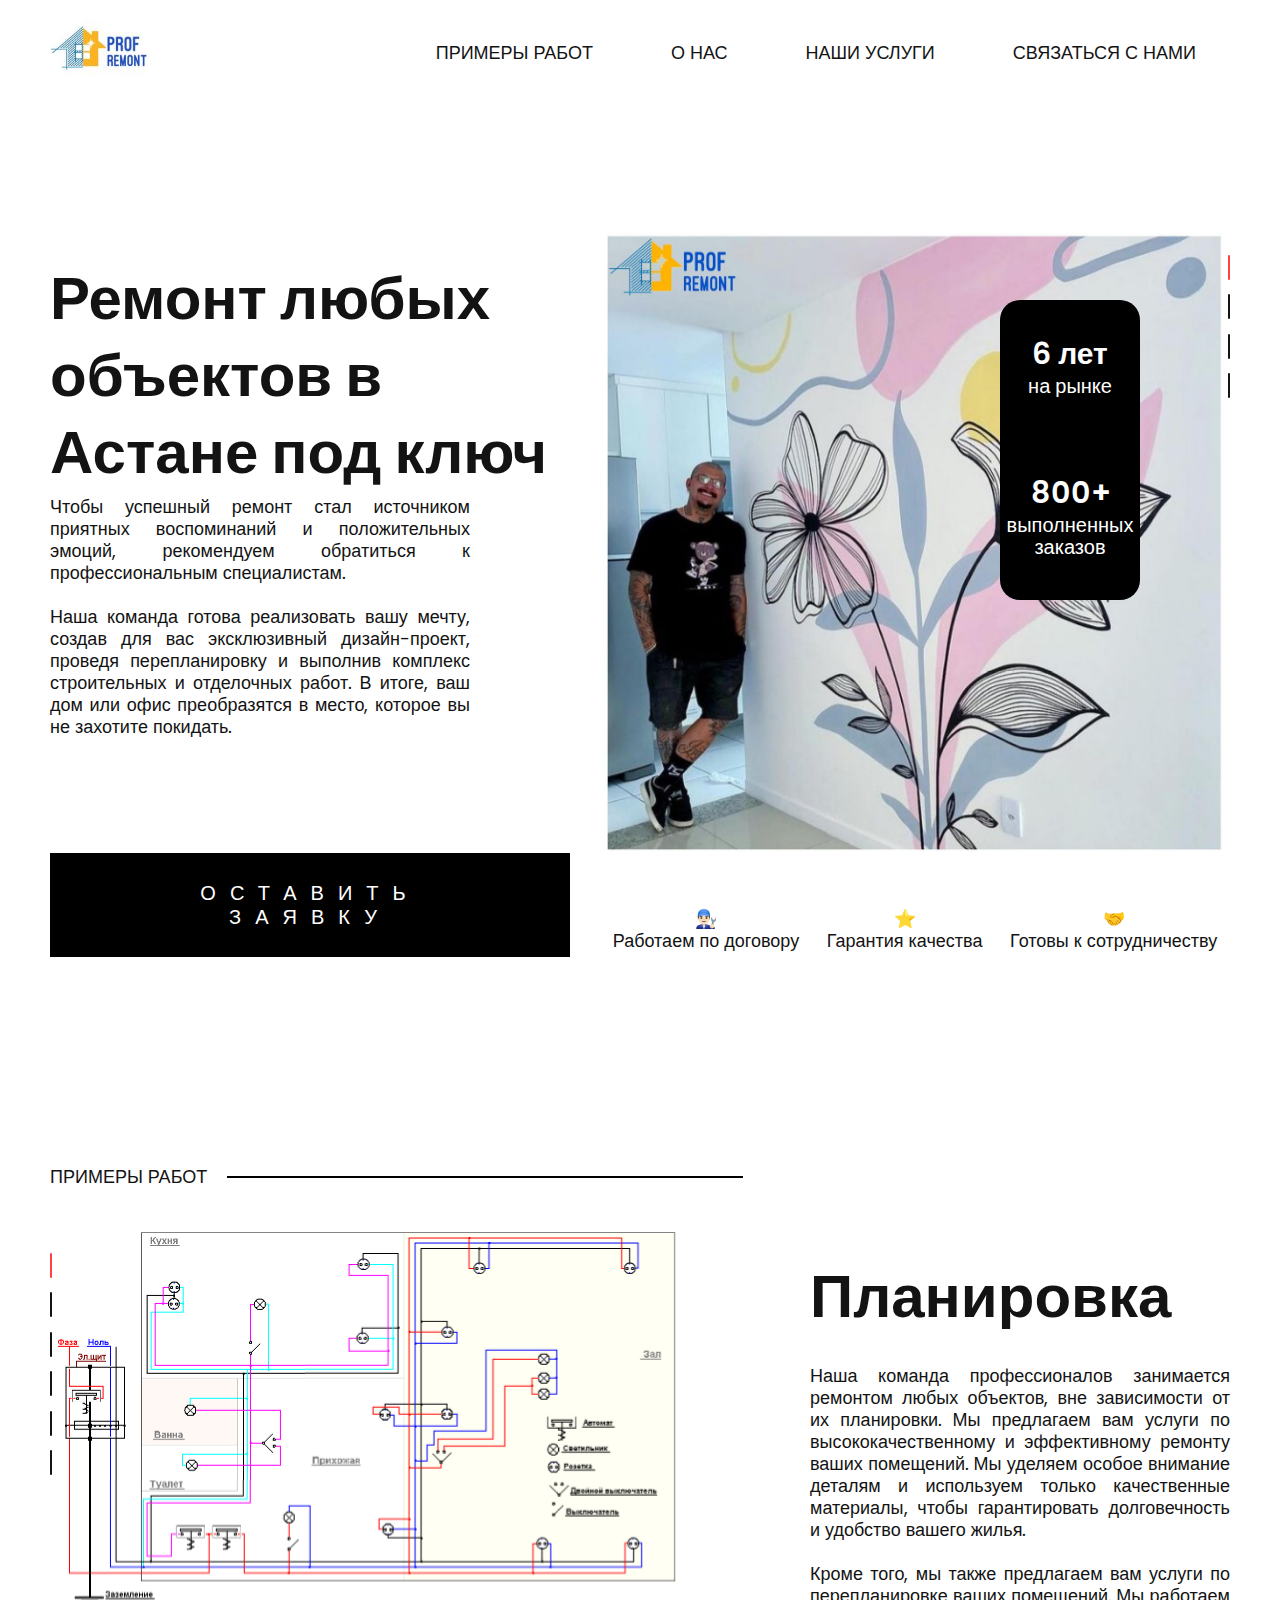
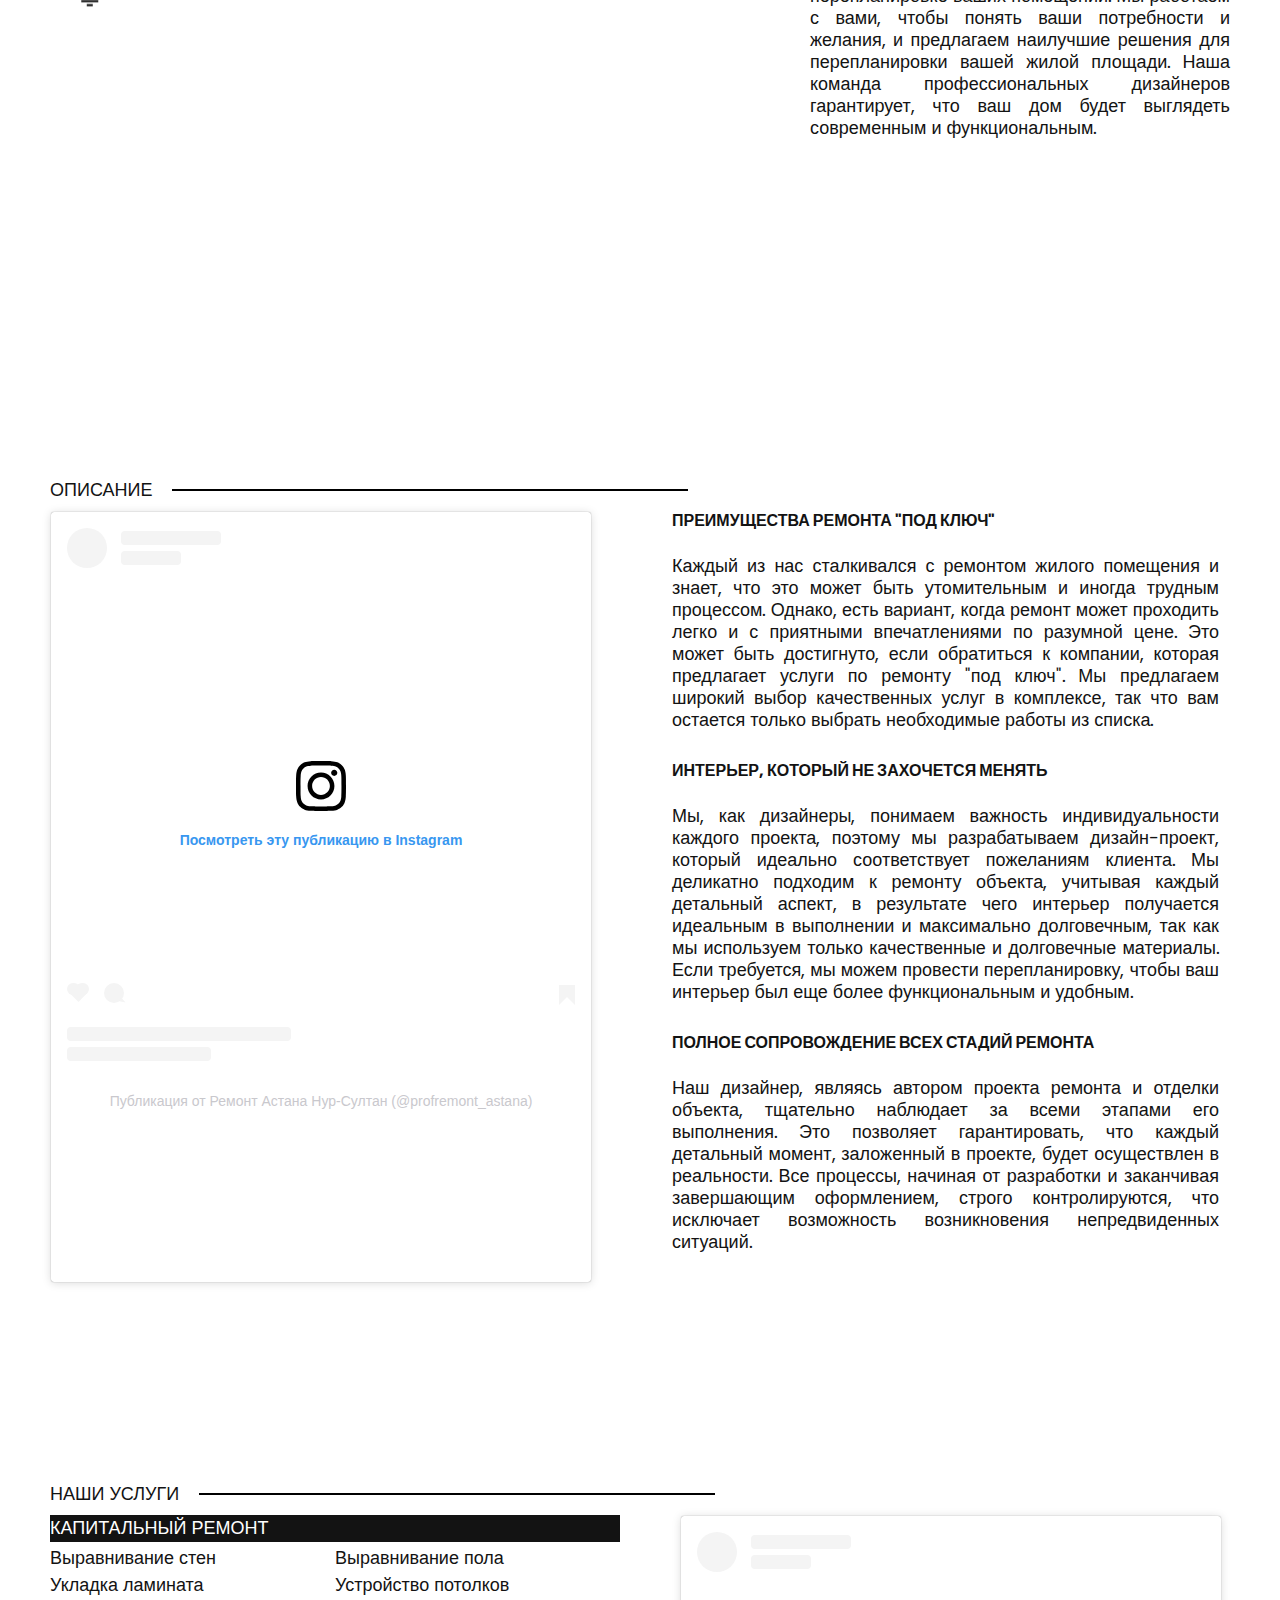
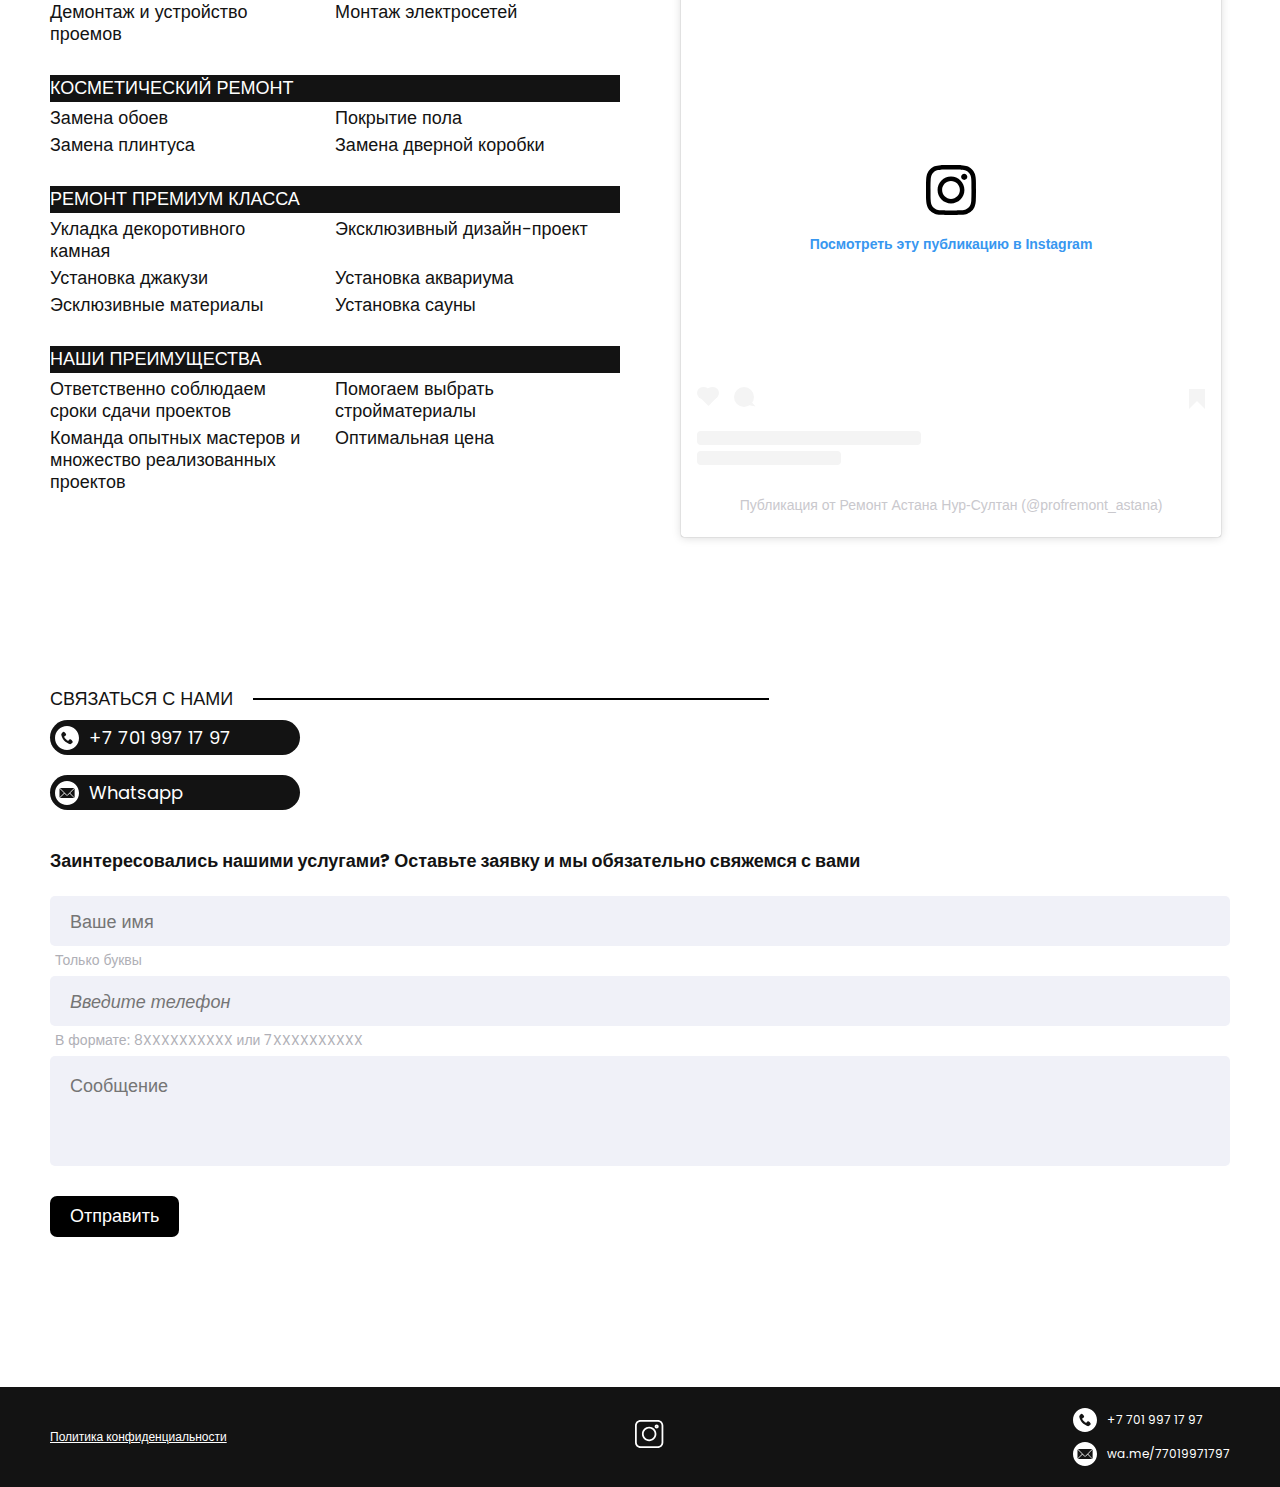
<file: index.html>
<!DOCTYPE html>
<html lang="ru">

<head>
    <meta charset="UTF-8">
    <meta name="viewport" content="width=device-width, initial-scale=1.0">
    <title>Ремонт в Астане!</title>
    <link rel="preconnect" href="https://fonts.googleapis.com">
    <link rel="preconnect" href="https://fonts.gstatic.com" crossorigin>
    <link href="https://fonts.googleapis.com/css2?family=Inter:wght@400;700&display=swap" rel="stylesheet">
    <link rel="stylesheet" href="css/normalize.css">
    <link rel="stylesheet" href="css/slick.css">
    <link rel="stylesheet" href="css/style.css">
    <link rel="preconnect" href="https://fonts.googleapis.com">
    <link rel="preconnect" href="https://fonts.gstatic.com" crossorigin>
    <link href="https://fonts.googleapis.com/css2?family=Poppins:ital,wght@0,100;0,600;0,700;1,300&display=swap" rel="stylesheet">
<!-- Yandex.Metrika counter -->
<script type="text/javascript" >
   (function(m,e,t,r,i,k,a){m[i]=m[i]||function(){(m[i].a=m[i].a||[]).push(arguments)};
   m[i].l=1*new Date();
   for (var j = 0; j < document.scripts.length; j++) {if (document.scripts[j].src === r) { return; }}
   k=e.createElement(t),a=e.getElementsByTagName(t)[0],k.async=1,k.src=r,a.parentNode.insertBefore(k,a)})
   (window, document, "script", "https://mc.yandex.ru/metrika/tag.js", "ym");

   ym(92334681, "init", {
        clickmap:true,
        trackLinks:true,
        accurateTrackBounce:true
   });
</script>
<noscript><div><img src="https://mc.yandex.ru/watch/92334681" style="position:absolute; left:-9999px;" alt="" /></div></noscript>
<!-- /Yandex.Metrika counter -->
</head>

<body>
    <header class="header">
        <div class="container">
            <div class="header__inner">
                <a class="logo" href="#!">
                    <img class="logoImg" src="./images/logo-remont.jpg" alt="logo">
                </a>
                <nav class="menu">
                    <ul class="menu__list">
                        <li class="menu__item">
                            <a href="#examples" class="menu__link">Примеры работ</a>
                        </li>
                        <li class="menu__item">
                            <a href="#info" class="menu__link">О НАС</a>
                        </li>
                        <li class="menu__item">
                            <a href="#characteristics" class="menu__link">НАШИ УСЛУГИ</a>
                        </li>
                        <li class="menu__item">
                            <a href="#price" class="menu__link">Связаться с нами</a>
                        </li>
                    </ul>
                </nav>
            </div>
        </div>
    </header>

    <section class="bike">
        <div class="container">
            <div class="bike__inner">
                <div class="bike__column">
                    <h3 class="bike__title">Ремонт любых объектов в Астане под ключ</h3>
                    <!--<h3 class="bike__subtitle">любых объектов в Астане 
<br>под ключ</h3> -->
                    <!-- <p class="bike__text">любых объектов в Астане под🔑 </p> -->
                    <p class="bike__text">Чтобы успешный ремонт стал источником приятных воспоминаний и положительных эмоций, рекомендуем обратиться к профессиональным специалистам. 
<br>
<br>Наша команда готова реализовать вашу мечту, создав для вас эксклюзивный дизайн-проект, проведя перепланировку и выполнив комплекс строительных и отделочных работ. В итоге, ваш дом или офис преобразятся в место, которое вы не захотите покидать.
                         </p>
                    <a class="bike__link" href="#price" ">ОСТАВИТЬ ЗАЯВКУ</a>
                </div>
                <div class=" bike__column bike__column-slider ">
                        <div class="bike-block">
                            <div class="bike-block-text">
                                <p class="bike-block-text-header">6 лет</p>
                                <p>на рынке</p>
                                
                            </div>
                            <div class="bike-block-text">
                                <p class="bike-block-text-header">800+</p>
                                <p>выполненных заказов</p>
                                
                            </div>
                            <!-- <div class="bike-block-text">
                                - Сотни довольных клиентов
                            </div> -->
                        </div>
                        <div class="bike-slider">
                            <img class="bike-slider__item" src="./images/remont-1.jpg" alt="">
                            <img class="bike-slider__item" src="./images/remont-2.jpg" alt="">
                            <img class="bike-slider__item" src="./images/remont-3.jpg" alt="">
                            <img class="bike-slider__item" src="./images/remont-4.jpg" alt="">
                        </div>
                        <ul class="bike__list">
                            <li class="bike__list-item">
                                <span class="bike__list-num">👨🏻‍🔧</span>
                                <span>Работаем по договору</span>
                            </li>
                            <li class="bike__list-item">
                                <span class="bike__list-num">⭐️</span>
                                <span>️Гарантия качества</span>
                            </li>
                            <li class="bike__list-item">
                                <span class="bike__list-num">🤝</span>
                                <span>Готовы к сотрудничеству</span>
                            </li>
                           
                        </ul>
                </div>
            </div>
        </div>
    </section>

    <section class="bike" id="examples">
        <div class="container">
            <div class="arrow">
                <p class="arrow__text">ПРИМЕРЫ РАБОТ</p>
                <img class="arrow__img" src="/images/Line.svg" alt="">
            </div>
            <div class="bike__inner">
               
                <div class=" bike__column bike__column-slider right">
                        <div class="bike-slider ">
                            <img class="bike-slider__item" src="./images/slider2/schema1.png" alt="">
                            <img class="bike-slider__item" src="./images/slider2/schema2.png" alt="">
                            <img class="bike-slider__item" src="./images/slider2/schema3.png" alt="">
                            <img class="bike-slider__item" src="./images/slider2/schema4.png" alt="">
                            <img class="bike-slider__item" src="./images/slider2/schema5.png" alt="">
                            <img class="bike-slider__item" src="./images/slider2/schema6.png" alt="">
                        </div>
                        
                </div>
                <div class="bike__column">
                    <h3 class="bike__title">Планировка</h3>
                    <h3 class="bike__subtitle"></h3>
                    <!-- <p class="bike__text">любых объектов в Астане под ключ </p> -->
                    <p class="bike__text">
                        Наша команда профессионалов занимается ремонтом любых объектов, вне зависимости от их планировки. Мы предлагаем вам услуги по высококачественному и эффективному ремонту ваших помещений. Мы уделяем особое внимание деталям и используем только качественные материалы, чтобы гарантировать долговечность и удобство вашего жилья.

<br>
<br> Кроме того, мы также предлагаем вам услуги по перепланировке ваших помещений. Мы работаем с вами, чтобы понять ваши потребности и желания, и предлагаем наилучшие решения для перепланировки вашей жилой площади. Наша команда профессиональных дизайнеров гарантирует, что ваш дом будет выглядеть современным и функциональным.
                    </p>
                    
                </div>
            </div>
        </div>
    </section>
    




    <section class="info" id="info">
        <div class="container">
            <div class="arrow">
                <p class="arrow__text">ОПИСАНИЕ</p>
                <img class="arrow__img" src="/images/Line.svg" alt="">
            </div>
            <div class="info__inner">

                <blockquote class="instagram-media info__img" data-instgrm-captioned data-instgrm-permalink="https://www.instagram.com/p/BneJQvmFOvr/?utm_source=ig_embed&amp;utm_campaign=loading" data-instgrm-version="14" style=" background:#FFF; border:0; border-radius:3px; box-shadow:0 0 1px 0 rgba(0,0,0,0.5),0 1px 10px 0 rgba(0,0,0,0.15); margin: 1px; max-width:540px; min-width:326px; padding:0; width:99.375%; width:-webkit-calc(100% - 2px); width:calc(100% - 2px);"><div style="padding:16px;"> <a href="https://www.instagram.com/p/BneJQvmFOvr/?utm_source=ig_embed&amp;utm_campaign=loading" style=" background:#FFFFFF; line-height:0; padding:0 0; text-align:center; text-decoration:none; width:100%;" target="_blank"> <div style=" display: flex; flex-direction: row; align-items: center;"> <div style="background-color: #F4F4F4; border-radius: 50%; flex-grow: 0; height: 40px; margin-right: 14px; width: 40px;"></div> <div style="display: flex; flex-direction: column; flex-grow: 1; justify-content: center;"> <div style=" background-color: #F4F4F4; border-radius: 4px; flex-grow: 0; height: 14px; margin-bottom: 6px; width: 100px;"></div> <div style=" background-color: #F4F4F4; border-radius: 4px; flex-grow: 0; height: 14px; width: 60px;"></div></div></div><div style="padding: 19% 0;"></div> <div style="display:block; height:50px; margin:0 auto 12px; width:50px;"><svg width="50px" height="50px" viewBox="0 0 60 60" version="1.1" xmlns="https://www.w3.org/2000/svg" xmlns:xlink="https://www.w3.org/1999/xlink"><g stroke="none" stroke-width="1" fill="none" fill-rule="evenodd"><g transform="translate(-511.000000, -20.000000)" fill="#000000"><g><path d="M556.869,30.41 C554.814,30.41 553.148,32.076 553.148,34.131 C553.148,36.186 554.814,37.852 556.869,37.852 C558.924,37.852 560.59,36.186 560.59,34.131 C560.59,32.076 558.924,30.41 556.869,30.41 M541,60.657 C535.114,60.657 530.342,55.887 530.342,50 C530.342,44.114 535.114,39.342 541,39.342 C546.887,39.342 551.658,44.114 551.658,50 C551.658,55.887 546.887,60.657 541,60.657 M541,33.886 C532.1,33.886 524.886,41.1 524.886,50 C524.886,58.899 532.1,66.113 541,66.113 C549.9,66.113 557.115,58.899 557.115,50 C557.115,41.1 549.9,33.886 541,33.886 M565.378,62.101 C565.244,65.022 564.756,66.606 564.346,67.663 C563.803,69.06 563.154,70.057 562.106,71.106 C561.058,72.155 560.06,72.803 558.662,73.347 C557.607,73.757 556.021,74.244 553.102,74.378 C549.944,74.521 548.997,74.552 541,74.552 C533.003,74.552 532.056,74.521 528.898,74.378 C525.979,74.244 524.393,73.757 523.338,73.347 C521.94,72.803 520.942,72.155 519.894,71.106 C518.846,70.057 518.197,69.06 517.654,67.663 C517.244,66.606 516.755,65.022 516.623,62.101 C516.479,58.943 516.448,57.996 516.448,50 C516.448,42.003 516.479,41.056 516.623,37.899 C516.755,34.978 517.244,33.391 517.654,32.338 C518.197,30.938 518.846,29.942 519.894,28.894 C520.942,27.846 521.94,27.196 523.338,26.654 C524.393,26.244 525.979,25.756 528.898,25.623 C532.057,25.479 533.004,25.448 541,25.448 C548.997,25.448 549.943,25.479 553.102,25.623 C556.021,25.756 557.607,26.244 558.662,26.654 C560.06,27.196 561.058,27.846 562.106,28.894 C563.154,29.942 563.803,30.938 564.346,32.338 C564.756,33.391 565.244,34.978 565.378,37.899 C565.522,41.056 565.552,42.003 565.552,50 C565.552,57.996 565.522,58.943 565.378,62.101 M570.82,37.631 C570.674,34.438 570.167,32.258 569.425,30.349 C568.659,28.377 567.633,26.702 565.965,25.035 C564.297,23.368 562.623,22.342 560.652,21.575 C558.743,20.834 556.562,20.326 553.369,20.18 C550.169,20.033 549.148,20 541,20 C532.853,20 531.831,20.033 528.631,20.18 C525.438,20.326 523.257,20.834 521.349,21.575 C519.376,22.342 517.703,23.368 516.035,25.035 C514.368,26.702 513.342,28.377 512.574,30.349 C511.834,32.258 511.326,34.438 511.181,37.631 C511.035,40.831 511,41.851 511,50 C511,58.147 511.035,59.17 511.181,62.369 C511.326,65.562 511.834,67.743 512.574,69.651 C513.342,71.625 514.368,73.296 516.035,74.965 C517.703,76.634 519.376,77.658 521.349,78.425 C523.257,79.167 525.438,79.673 528.631,79.82 C531.831,79.965 532.853,80.001 541,80.001 C549.148,80.001 550.169,79.965 553.369,79.82 C556.562,79.673 558.743,79.167 560.652,78.425 C562.623,77.658 564.297,76.634 565.965,74.965 C567.633,73.296 568.659,71.625 569.425,69.651 C570.167,67.743 570.674,65.562 570.82,62.369 C570.966,59.17 571,58.147 571,50 C571,41.851 570.966,40.831 570.82,37.631"></path></g></g></g></svg></div><div style="padding-top: 8px;"> <div style=" color:#3897f0; font-family:Arial,sans-serif; font-size:14px; font-style:normal; font-weight:550; line-height:18px;">Посмотреть эту публикацию в Instagram</div></div><div style="padding: 12.5% 0;"></div> <div style="display: flex; flex-direction: row; margin-bottom: 14px; align-items: center;"><div> <div style="background-color: #F4F4F4; border-radius: 50%; height: 12.5px; width: 12.5px; transform: translateX(0px) translateY(7px);"></div> <div style="background-color: #F4F4F4; height: 12.5px; transform: rotate(-45deg) translateX(3px) translateY(1px); width: 12.5px; flex-grow: 0; margin-right: 14px; margin-left: 2px;"></div> <div style="background-color: #F4F4F4; border-radius: 50%; height: 12.5px; width: 12.5px; transform: translateX(9px) translateY(-18px);"></div></div><div style="margin-left: 8px;"> <div style=" background-color: #F4F4F4; border-radius: 50%; flex-grow: 0; height: 20px; width: 20px;"></div> <div style=" width: 0; height: 0; border-top: 2px solid transparent; border-left: 6px solid #f4f4f4; border-bottom: 2px solid transparent; transform: translateX(16px) translateY(-4px) rotate(30deg)"></div></div><div style="margin-left: auto;"> <div style=" width: 0px; border-top: 8px solid #F4F4F4; border-right: 8px solid transparent; transform: translateY(16px);"></div> <div style=" background-color: #F4F4F4; flex-grow: 0; height: 12px; width: 16px; transform: translateY(-4px);"></div> <div style=" width: 0; height: 0; border-top: 8px solid #F4F4F4; border-left: 8px solid transparent; transform: translateY(-4px) translateX(8px);"></div></div></div> <div style="display: flex; flex-direction: column; flex-grow: 1; justify-content: center; margin-bottom: 24px;"> <div style=" background-color: #F4F4F4; border-radius: 4px; flex-grow: 0; height: 14px; margin-bottom: 6px; width: 224px;"></div> <div style=" background-color: #F4F4F4; border-radius: 4px; flex-grow: 0; height: 14px; width: 144px;"></div></div></a><p style=" color:#c9c8cd; font-family:Arial,sans-serif; font-size:14px; line-height:17px; margin-bottom:0; margin-top:8px; overflow:hidden; padding:8px 0 7px; text-align:center; text-overflow:ellipsis; white-space:nowrap;"><a href="https://www.instagram.com/p/BneJQvmFOvr/?utm_source=ig_embed&amp;utm_campaign=loading" style=" color:#c9c8cd; font-family:Arial,sans-serif; font-size:14px; font-style:normal; font-weight:normal; line-height:17px; text-decoration:none;" target="_blank">Публикация от Ремонт Астана Нур-Султан (@profremont_astana)</a></p></div></blockquote> <script async src="//www.instagram.com/embed.js"></script>
                <div class="info__list">
                    <div class="info__item">
                        <h4 class="info__item-title">Преимущества ремонта "под ключ"
                        </h4>
                        <p class="info__item-text">Каждый из нас сталкивался с ремонтом жилого помещения и знает, что это может быть утомительным и иногда трудным процессом. Однако, есть вариант, когда ремонт может проходить легко и с приятными впечатлениями по разумной цене. Это может быть достигнуто, если обратиться к компании, которая предлагает услуги по ремонту "под ключ". Мы предлагаем широкий выбор качественных услуг в комплексе, так что вам остается только выбрать необходимые работы из списка.</p>
                    </div>
                    <div class="info__item">
                        <h4 class="info__item-title">Интерьер, который не захочется менять</h4>
                        <p class="info__item-text">Мы, как дизайнеры, понимаем важность индивидуальности каждого проекта, поэтому мы разрабатываем дизайн-проект, который идеально соответствует пожеланиям клиента. Мы деликатно подходим к ремонту объекта, учитывая каждый детальный аспект, в результате чего интерьер получается идеальным в выполнении и максимально долговечным, так как мы используем только качественные и долговечные материалы. Если требуется, мы можем провести перепланировку, чтобы ваш интерьер был еще более функциональным и удобным.</p>
                    </div>
                    <div class="info__item">
                        <h4 class="info__item-title">Полное сопровождение всех стадий ремонта</h4>
                        <p class="info__item-text">Наш дизайнер, являясь автором проекта ремонта и отделки объекта, тщательно наблюдает за всеми этапами его выполнения. Это позволяет гарантировать, что каждый детальный момент, заложенный в проекте, будет осуществлен в реальности. Все процессы, начиная от разработки и заканчивая завершающим оформлением, строго контролируются, что исключает возможность возникновения непредвиденных ситуаций.</p>
                    </div>
                  
                </div>
            </div>
        </div>
    </section>




    <section class="characteristics" id="characteristics">
        <div class="container">
            <div class="arrow">
                <p class="arrow__text">НАШИ УСЛУГИ</p>
                <img class="arrow__img" src="/images/Line.svg" alt="">
            </div>
            
            <div class="characteristics__inner">
                <div class="characteristics__items">
                    <ul class="characteristics__list">
                        <li class="characteristics__title">Капитальный ремонт</li>
                        <li class="characteristics__line">
                            <p class="characteristics__name">Выравнивание стен</p>
                            <p class="characteristics__descr">Выравнивание пола</p>
                        </li>
                        <li class="characteristics__line">
                            <p class="characteristics__name">Укладка ламината</p>
                            <p class="characteristics__descr">Устройство потолков</p>
                        </li>
                        <li class="characteristics__line">
                            <p class="characteristics__name">Демонтаж и устройство проемов</p>
                            <p class="characteristics__descr">Монтаж электросетей</p>
                        </li>
                        
                    </ul>
                    <ul class="characteristics__list">
                        <li class="characteristics__title">Косметический ремонт</li>
                        <li class="characteristics__line">
                            <p class="characteristics__name">Замена обоев</p>
                            <p class="characteristics__descr">Покрытие пола</p>
                        </li>
                        <li class="characteristics__line">
                            <p class="characteristics__name">Замена плинтуса</p>
                            <p class="characteristics__descr">Замена дверной коробки</p>
                        </li>

                    </ul>
                  
                    <ul class="characteristics__list">
                        <li class="characteristics__title">Ремонт премиум класса</li>
                        <li class="characteristics__line">
                            <p class="characteristics__name">Укладка декоротивного камная</p>
                            <p class="characteristics__descr">Эксклюзивный дизайн-проект</p>
                        </li>
                        <li class="characteristics__line">
                            <p class="characteristics__name">Установка джакузи</p>
                            <p class="characteristics__descr">Установка аквариума</p>
                        </li>
                        <li class="characteristics__line">
                            <p class="characteristics__name">Эсклюзивные материалы</p>
                            <p class="characteristics__descr">Установка сауны</p>
                        </li>
                       
                    </ul>

                        
                    </ul>
                    <ul class="characteristics__list">
                        <li class="characteristics__title">НАШИ ПРЕИМУЩЕСТВА</li>
                        <li class="characteristics__line">
                            <p class="characteristics__name">Ответственно соблюдаем сроки сдачи проектов</p>
                            <p class="characteristics__descr">Помогаем выбрать стройматериалы</p>
                        </li>
                        <li class="characteristics__line">
                            <p class="characteristics__name">Команда опытных мастеров и множество реализованных проектов</p>
                            <p class="characteristics__descr">Оптимальная цена</p>
                        </li>
                    </ul>
                </div>
                <!-- <img class="characteristics__img" src="./images/charactericstics-img.jpg" alt=""> -->
                <blockquote class="instagram-media" data-instgrm-captioned data-instgrm-permalink="https://www.instagram.com/p/BnhIhaBFX2O/?utm_source=ig_embed&amp;utm_campaign=loading" data-instgrm-version="14" style=" background:#FFF; border:0; border-radius:3px; box-shadow:0 0 1px 0 rgba(0,0,0,0.5),0 1px 10px 0 rgba(0,0,0,0.15); margin: 1px; max-width:540px; min-width:326px; padding:0; width:99.375%; width:-webkit-calc(100% - 2px); width:calc(100% - 2px);"><div style="padding:16px;"> <a href="https://www.instagram.com/p/BnhIhaBFX2O/?utm_source=ig_embed&amp;utm_campaign=loading" style=" background:#FFFFFF; line-height:0; padding:0 0; text-align:center; text-decoration:none; width:100%;" target="_blank"> <div style=" display: flex; flex-direction: row; align-items: center;"> <div style="background-color: #F4F4F4; border-radius: 50%; flex-grow: 0; height: 40px; margin-right: 14px; width: 40px;"></div> <div style="display: flex; flex-direction: column; flex-grow: 1; justify-content: center;"> <div style=" background-color: #F4F4F4; border-radius: 4px; flex-grow: 0; height: 14px; margin-bottom: 6px; width: 100px;"></div> <div style=" background-color: #F4F4F4; border-radius: 4px; flex-grow: 0; height: 14px; width: 60px;"></div></div></div><div style="padding: 19% 0;"></div> <div style="display:block; height:50px; margin:0 auto 12px; width:50px;"><svg width="50px" height="50px" viewBox="0 0 60 60" version="1.1" xmlns="https://www.w3.org/2000/svg" xmlns:xlink="https://www.w3.org/1999/xlink"><g stroke="none" stroke-width="1" fill="none" fill-rule="evenodd"><g transform="translate(-511.000000, -20.000000)" fill="#000000"><g><path d="M556.869,30.41 C554.814,30.41 553.148,32.076 553.148,34.131 C553.148,36.186 554.814,37.852 556.869,37.852 C558.924,37.852 560.59,36.186 560.59,34.131 C560.59,32.076 558.924,30.41 556.869,30.41 M541,60.657 C535.114,60.657 530.342,55.887 530.342,50 C530.342,44.114 535.114,39.342 541,39.342 C546.887,39.342 551.658,44.114 551.658,50 C551.658,55.887 546.887,60.657 541,60.657 M541,33.886 C532.1,33.886 524.886,41.1 524.886,50 C524.886,58.899 532.1,66.113 541,66.113 C549.9,66.113 557.115,58.899 557.115,50 C557.115,41.1 549.9,33.886 541,33.886 M565.378,62.101 C565.244,65.022 564.756,66.606 564.346,67.663 C563.803,69.06 563.154,70.057 562.106,71.106 C561.058,72.155 560.06,72.803 558.662,73.347 C557.607,73.757 556.021,74.244 553.102,74.378 C549.944,74.521 548.997,74.552 541,74.552 C533.003,74.552 532.056,74.521 528.898,74.378 C525.979,74.244 524.393,73.757 523.338,73.347 C521.94,72.803 520.942,72.155 519.894,71.106 C518.846,70.057 518.197,69.06 517.654,67.663 C517.244,66.606 516.755,65.022 516.623,62.101 C516.479,58.943 516.448,57.996 516.448,50 C516.448,42.003 516.479,41.056 516.623,37.899 C516.755,34.978 517.244,33.391 517.654,32.338 C518.197,30.938 518.846,29.942 519.894,28.894 C520.942,27.846 521.94,27.196 523.338,26.654 C524.393,26.244 525.979,25.756 528.898,25.623 C532.057,25.479 533.004,25.448 541,25.448 C548.997,25.448 549.943,25.479 553.102,25.623 C556.021,25.756 557.607,26.244 558.662,26.654 C560.06,27.196 561.058,27.846 562.106,28.894 C563.154,29.942 563.803,30.938 564.346,32.338 C564.756,33.391 565.244,34.978 565.378,37.899 C565.522,41.056 565.552,42.003 565.552,50 C565.552,57.996 565.522,58.943 565.378,62.101 M570.82,37.631 C570.674,34.438 570.167,32.258 569.425,30.349 C568.659,28.377 567.633,26.702 565.965,25.035 C564.297,23.368 562.623,22.342 560.652,21.575 C558.743,20.834 556.562,20.326 553.369,20.18 C550.169,20.033 549.148,20 541,20 C532.853,20 531.831,20.033 528.631,20.18 C525.438,20.326 523.257,20.834 521.349,21.575 C519.376,22.342 517.703,23.368 516.035,25.035 C514.368,26.702 513.342,28.377 512.574,30.349 C511.834,32.258 511.326,34.438 511.181,37.631 C511.035,40.831 511,41.851 511,50 C511,58.147 511.035,59.17 511.181,62.369 C511.326,65.562 511.834,67.743 512.574,69.651 C513.342,71.625 514.368,73.296 516.035,74.965 C517.703,76.634 519.376,77.658 521.349,78.425 C523.257,79.167 525.438,79.673 528.631,79.82 C531.831,79.965 532.853,80.001 541,80.001 C549.148,80.001 550.169,79.965 553.369,79.82 C556.562,79.673 558.743,79.167 560.652,78.425 C562.623,77.658 564.297,76.634 565.965,74.965 C567.633,73.296 568.659,71.625 569.425,69.651 C570.167,67.743 570.674,65.562 570.82,62.369 C570.966,59.17 571,58.147 571,50 C571,41.851 570.966,40.831 570.82,37.631"></path></g></g></g></svg></div><div style="padding-top: 8px;"> <div style=" color:#3897f0; font-family:Arial,sans-serif; font-size:14px; font-style:normal; font-weight:550; line-height:18px;">Посмотреть эту публикацию в Instagram</div></div><div style="padding: 12.5% 0;"></div> <div style="display: flex; flex-direction: row; margin-bottom: 14px; align-items: center;"><div> <div style="background-color: #F4F4F4; border-radius: 50%; height: 12.5px; width: 12.5px; transform: translateX(0px) translateY(7px);"></div> <div style="background-color: #F4F4F4; height: 12.5px; transform: rotate(-45deg) translateX(3px) translateY(1px); width: 12.5px; flex-grow: 0; margin-right: 14px; margin-left: 2px;"></div> <div style="background-color: #F4F4F4; border-radius: 50%; height: 12.5px; width: 12.5px; transform: translateX(9px) translateY(-18px);"></div></div><div style="margin-left: 8px;"> <div style=" background-color: #F4F4F4; border-radius: 50%; flex-grow: 0; height: 20px; width: 20px;"></div> <div style=" width: 0; height: 0; border-top: 2px solid transparent; border-left: 6px solid #f4f4f4; border-bottom: 2px solid transparent; transform: translateX(16px) translateY(-4px) rotate(30deg)"></div></div><div style="margin-left: auto;"> <div style=" width: 0px; border-top: 8px solid #F4F4F4; border-right: 8px solid transparent; transform: translateY(16px);"></div> <div style=" background-color: #F4F4F4; flex-grow: 0; height: 12px; width: 16px; transform: translateY(-4px);"></div> <div style=" width: 0; height: 0; border-top: 8px solid #F4F4F4; border-left: 8px solid transparent; transform: translateY(-4px) translateX(8px);"></div></div></div> <div style="display: flex; flex-direction: column; flex-grow: 1; justify-content: center; margin-bottom: 24px;"> <div style=" background-color: #F4F4F4; border-radius: 4px; flex-grow: 0; height: 14px; margin-bottom: 6px; width: 224px;"></div> <div style=" background-color: #F4F4F4; border-radius: 4px; flex-grow: 0; height: 14px; width: 144px;"></div></div></a><p style=" color:#c9c8cd; font-family:Arial,sans-serif; font-size:14px; line-height:17px; margin-bottom:0; margin-top:8px; overflow:hidden; padding:8px 0 7px; text-align:center; text-overflow:ellipsis; white-space:nowrap;"><a href="https://www.instagram.com/p/BnhIhaBFX2O/?utm_source=ig_embed&amp;utm_campaign=loading" style=" color:#c9c8cd; font-family:Arial,sans-serif; font-size:14px; font-style:normal; font-weight:normal; line-height:17px; text-decoration:none;" target="_blank">Публикация от Ремонт Астана Нур-Султан (@profremont_astana)</a></p></div></blockquote> <script async src="//www.instagram.com/embed.js"></script>
            </div>
        </div>
    </section>



    
    <section class="price" id="price">
        
        <div class="container">
            <div class="arrow">
                <p class="arrow__text">СВЯЗАТЬСЯ С НАМИ</p>
                <img class="arrow__img" src="/images/Line.svg" alt="">
            </div>
            <div class="svyz">
                <a href="tel:+7 701 997 17 97" class="footer__contacts-link">
                    <img class="footer__contacts-img" src="./icon/phone.svg" alt="">
                    <span>+7 701 997 17 97</span>
                </a>
            </div>
            <div class="svyz mb">
                <a href="https://api.whatsapp.com/send/?phone=77019971797&text&type=phone_number&app_absent=0" class="footer__contacts-link svyz-link">
                    <img class="footer__contacts-img" src="./icon/mail.svg" alt="">
                    <span>Whatsapp</span>
                </a>
            </div>

            <h4 class="characteristics__head">Заинтересовались нашими услугами? Оставьте заявку и мы обязательно свяжемся с вами</h4>
            <div class="price__inner">
                <form action="send_mail.php" name="form" method="POST">
                    <div class="input-box">
                      <input
                        type="text"
                        placeholder="Ваше имя"
                        name="name"
                        id="name"
                        data-reg="^[а-яА-ЯёЁa-zA-Zа-яқіәңғүұө]+$"
                      />
                      <label for="name">Только буквы</label>
                    </div>
                    <div class="input-box zero">
                      <input
                        type="text"
                        placeholder="Введите email"
                        name="email"
                        id="email"
                        data-reg="^[-\w.]+@([A-z0-9][-A-z0-9]+\.)+[A-z]{2,4}$"
                        value="Doszhan_galym@list.ru"
                      />
                      <label for="email">В формате: your-name@email.com</label>
                    </div>
                    <div class="input-box">
                      <input
                        class="tel__cls"
                        type="text"
                        placeholder="Введите телефон"
                        name="phone"
                        id="phone"
                        data-reg="^((\+7|7|8)+([0-9]){10})$"
                      />
                      <label for="phone">В формате: 8XXXXXXXXXX или 7XXXXXXXXXX</label>
                    </div>
                    <div class="input-box message-box">
                      <textarea placeholder="Сообщение" name="message"></textarea>
                    </div>
                    <div class="button ">
                      <input class="black-btn" type="submit" id="button" value="Отправить" />
                    </div>
                  </form>
            </div>
        </div>
    </section>


    <footer class="footer">
        <div class="container">
            <div class="footer__inner">
                <a download class="footer__link" href="./ПолитикаКонфиденциальности.txt" >Политика конфиденциальности</a>
                <div class="footer__social">
                    <a class="footer__social-link" href="https://www.instagram.com/profremont_astana/" >
                        <img class="footer__social-img" src="./icon/inst.svg" alt="">
                    </a>
                
                    <!-- <a class="footer__social-link" href="" >
                        <img class="footer__social-img" src="./icon/facebook.svg" alt="">
                    </a> -->
                </div>
                <div class="footer__contacts">
                    <a href="tel:+7 701 997 17 97" class="footer__contacts-link">
                        <img class="footer__contacts-img" src="./icon/phone.svg" alt="">
                        <span>+7 701 997 17 97</span>
                    </a>
                    <a href="https://api.whatsapp.com/send/?phone=77019971797&text&type=phone_number&app_absent=0" class="footer__contacts-link">
                        <img class="footer__contacts-img" src="./icon/mail.svg" alt="">
                        <span>wa.me/77019971797</span>
                    </a>
                </div>
            </div>
        </div>
   
    </footer>

    <script src="https://ajax.googleapis.com/ajax/libs/jquery/3.6.0/jquery.min.js"></script>
    <script src="./js/slick.min.js"></script>
    <!-- <script src="./js/script.js"></script> -->
    <script src="./js/main.js"></script>
</body>

</html>
</file>
<file: css/style.css>
*,
*::after,
*::before {
    box-sizing: border-box;
    font-family: 'Poppins', sans-serif;
}
.right{
    margin-right: 30px !important;
    margin-left: 0px !important;
}

.zero{
    display: none;
}

.zero1{
    opacity: 0;
}

html{
    scroll-behavior: smooth;
}

ul {
    margin: 0;
    padding: 0;
    list-style: none;
}

li {
    padding-left: 0; 
}

a {
    text-decoration: none;
    color: inherit;
}

p{
    margin: 0;
}

body {
    font-family: 'Inter', sans-serif;
    font-weight: 400;
    font-size: 18px;
    line-height: 22px;
    color: #131313;
}

.container {
    width: 1200px;
    padding: 0 10px;
    margin: 0 auto;
}

.header {
    /* padding: 0px 150px 0 0px; */
    padding: 0px 0px 0 0px;
    position: fixed;
    top: 0;
    display: flex;
    justify-content: center;
    background: white;
    z-index: 1000;
    
    width: 100%;
}


.header__inner {
    display: flex;
    justify-content: space-between;
    align-items: center;
}

.menu {
    margin: 0 0px 0 0;
}

.menu__list {
    display: flex;
}

.menu__item + .menu__item {
    padding-left: 10px;

}

.menu__link {
    text-transform: uppercase;
    /* padding: 43px 20px; */
    padding: 34px 34px;
    transition: all 0.6s;
} 

.menu__link:hover {
    background-color: #131313;
    color: white;
}

.bike {
    /* padding: 100px 150px 0 0px; */
    padding: 100px 0px 0 0px;
    margin-top: 100px;
}

.bike__inner {
    display: flex;
    justify-content: space-between;
}

.bike__column-slider {
    flex-basis: 630px;
    margin-left: 30px;
    max-width: 630px;
}

.bike__title {
    font-weight: 700;
    font-size: 60px;
    line-height: 77px;
    margin: 60px 0 5px 0; 
}

.bike__subtitle {
    max-width:  0 0 60px 0;
    font-weight: 400;
    font-size: 30px;
    line-height: 39px;
    color: #6F6F6F;
}

.bike__text {
    margin-bottom: 20px;
    max-width: 420px;
    text-align: justify;

}

.svyz{
    display: flex;
    flex-wrap: wrap;
    background-color: #131313;
    color: white;
    align-items: center;
    border-radius: 20px;
    width: 250px;
    margin-bottom: 20px;
    height: 35px;
    justify-content: start;
    padding-left: 5px;
}
.svyz-link{
    margin-top: 0px !important;
}
.svyz:hover{
    scale: 1.1;
    cursor: pointer;
}

.bike__link {
    margin-top: 95px; 
    display: inline-block;
    background-color: black;
    color: white;
    padding: 28px 81px ;
    text-transform: uppercase;
    font-weight: 400;
    font-size: 20px;
    line-height: 24px;
    letter-spacing: 0.7em;
    transition: all .3s;
    text-align: center;
}

.bike__link:hover{
    background-color: #ff4040;
}

.bike-slider .slick-dots {
    right: 0;
    top: 50px;
}

.bike-block{
    /* border: 1px solid black; */
    height: 300px;
    width: 140px;
    position: absolute;
    z-index: 100;
    margin-top: 100px;
    margin-left: 400px;
    background-color: black;
    display: flex;
    flex-wrap: wrap;
    justify-content: center;
    align-items: center;
    border-radius: 20px;


   
}

.bike-block-text{
    font-size: 20px;
    color:white;
    text-align: center;
}

.bike-block-text-header{
    font-size: 30px;
    font-weight: 600;
    margin-bottom: 10px;
}

.slick-dots {
    position: absolute;

}

.slick-dots li + li{
    padding-top: 10px;
}

.slick-dots button {
    font-size: 0;
    padding: 0;
    border: none;
    background-color: #131313;
    width: 2px;
    height: 25px;
    border-radius: 7px;
    cursor: pointer;
    transition: all 0.3s;
}

.slick-dots button:hover,
.slick-active button {
    background-color: #ff4040;
}

.bike__list {
    margin-top: 25px;
    display: flex;
    justify-content: space-around;
}

.bike__list-item {
    min-width: 160px;
    text-align: center;
    align-items: center;
    display: flex;
    flex-direction: column;
    min-height: 58px;
}

.bike__list-num {
    font-weight: 700;
    text-transform: uppercase;
}

.bike__list-text {
    font-weight: 400;
    font-size: 12px;
    line-height: 15px;
    text-transform: lowercase;
    margin: auto 0;
}

.info{
    padding-top: 150px;
    margin-bottom: 150px;
    /* margin-top: 150px; */
}

.info__inner {
    display: flex;
}

.info__img {
    margin-right: 60px;
    flex-basis: 570px;
    max-height: 1053px;
    object-fit: cover;
}

.info__list {
    /* flex-basis: 490px; */
    flex-basis: 547px;
    margin-left: 80px;
}

.info__item  {
    padding-bottom: 30px;
}

.info__item-title {
    font-size: 16px;
    line-height: 19px;
    text-transform: uppercase;
    margin:  0 0 25px 0;
}

.info__item-text {
    /* max-width: 450px; */
    text-align: justify;

}

.mb{
    margin-bottom: 40px;
}

.characteristics {
    padding-top: 50px;
    margin-bottom: 150px;
}

.characteristics__heade {
    margin: 0 0 40px 0;
    font-weight: 700;
    font-size: 16px;
    line-height: 19px;
    text-transform: uppercase;
}

.characteristics__inner {
    display: flex;
}

.characteristics__items {
    margin-right: 60px;
    flex-basis: 570px;
}

.characteristics__img{
    align-self: center;
}

.characteristics__list + .characteristics__list {
    padding-top: 30px;
}

.characteristics__title {
    padding: 2px 0 3px;
    text-transform: uppercase;
    background-color:   #131313;
    color: white;
}

.characteristics__line {
    display: flex;
    padding-top: 5px;
}

.characteristics__name {
    flex-basis: 285px;
    padding-right: 25px;
}

.characteristics__descr {
    flex-basis: 285px;
}

.slider {
    margin-bottom: 150px;
}

.slider__items .slick-dots {
    top: 0;
    left: 0;

}

.slider__item{
    padding-left: 50px;
}

.price {
    margin-bottom: 150px;
}

.price__inner {
    position: relative;
}

.input-box {
    height: 50px;
    width: 100%;
    margin-bottom: 30px;
  }
  
  .input-box input,
  .input-box textarea {
    height: 100%;
    width: 100%;
    border: none;
    border-radius: 5px;
    background: #f0f1f8;
    padding: 0 20px;
    margin-bottom: 2px;
  }
  
  .input-box label {
    font-size: 14px;
    color: #afafb6;
    padding-left: 5px;
  }
  
  .input-box textarea {
    resize: none;
    padding: 20px;
    font-family: "Roboto", sans-serif;
  }
  
  .message-box {
    min-height: 110px;
  }
  
  .button {
    display: inline-block;
  }

  .black-btn{
    background: black !important;
  }

  .black-btn:hover{
    cursor: pointer;
    scale: 1.1;
  }
  
  .button input[type="submit"] {
    color: #fff;
    font-size: 18px;
    background: #3e2093;
    outline: none;
    border: none;
    padding: 10px 20px;
    border-radius: 7px;
    transition: 0.2s;
  }
  
  .button input[type="submit"]:hover {
    background: rgb(0, 0, 207);
  }
  
  @media (max-width: 800px) {
    .content {
      height: 100%;
      flex-direction: column-reverse;
    }
    .left-side {
      margin-top: 50px;
      flex-direction: row;
      width: 100%;
      justify-content: center;
      flex-wrap: wrap;
    }
    .details {
      margin-right: 20px;
    }
    .details:last-child {
      margin-right: 0;
    }
    .left-side::before {
      display: none;
    }
    .right-side {
      width: 100%;
      margin-left: 0;
    }
  }
  

.footer {
    background-color: #131313;
}

.footer__inner {
    display: flex;
    justify-content: space-between;
    align-items: center;
    height: 100px;
}

.footer__link {
    color: white;
    text-decoration: underline;
    font-weight: 400;
    font-size: 12px;
    line-height: 15px;
}

.footer__social-link + .footer__social-link {
    margin-left: 26px;
}

.footer__contacts {
    color: white;
    font-weight: 400;
    font-size: 12px;
    line-height: 15px;
}

.footer__contacts-link {
    display: flex;
    align-items: center;
}

.footer__contacts-link + .footer__contacts-link {
    margin-top: 10px;
}

.footer__contacts-img {
    margin-right: 10px;
}


@media screen and (max-width: 1140px) {
    .form__bike-img {
        top: 45px
    }
    .form__bike-img{
        width: 500px;
    }
    .header{
        position: relative;
    }
}

@media screen and (max-width: 1110px) {
    .container{
        width: 100%;
    }
    .price{
        margin-top: 30px;
        margin-bottom: 50px;
    }
    .bike__inner {
        flex-wrap: wrap;
    }  

    .bike {
        padding: 0;
    }
    .bike-block{
        display: none;
        margin-left: 270px;
        width: 120px;
        height: 384px;
        margin-top: 27px;
        border-radius: 0px;
    }
    .header{
        padding: 0;
        position: relative;
    }
    .arrow__img{
        width: 200px;
    }
    .bike__column {
        padding: 0;
        margin: 10px 0 10px 0;
        max-width: 100%;
    }
    .bike__text{
        max-width: 100%;
        
    }
    .bike__column-slider {
        max-width: 100%;
        margin-left: 0;
    }
   
    
    .bike__list {
        max-width: 100%;
        margin: 0;
        padding: 0;
    }
    .bike__link{
        margin-top: 30px;
        display: flex;
        justify-content: center;
    }
    .info {
        padding-top: 50px;
    }
    .info__inner{
        display: block !important;
    }
    .info__img{
        display: none;
    }
    .info__list{
        /* flex-basis: 100%; */
        margin-top: 20px;
        margin-left: 0px;
    }
    .info__item-text{
        max-width: 100%;
	text-align: justify;
    }

    .info__item-title{
        margin-bottom: 10px ;
    }
    .info__item + .info__item{
        padding-top: 10px;
    }
    .characteristics{
        padding-top: 50px;
        margin-bottom: 50px;
    }
    .characteristics__items{
        margin-top: 30px;
    }
}

@media screen and (max-width: 991px) {
    .bike-block{
        display: none;
    }
    .menu {
        margin-right: 0;
    }  
    .characteristics__inner{
        flex-wrap: wrap-reverse;
    }
    .characteristics__img{
        width: 100%;
        margin-bottom: 15px;
    }
    .characteristics__items {
        flex-basis: 100%;
        margin-right: 0;
    }
    .characteristics__name{
        flex-basis: 50%;
    }
    .characteristics__desc{
        flex-basis: 50%;
    }
    .slider__img {
        object-fit: cover;
        height: 400px;
    }
    .form__label-box {
        margin-bottom: 300px;
    }
    .form__bike {
        top: auto;
        bottom: 85px;
        left: 0;
        right: auto;
    }
    .form__bike-img {
        width: 430px;
    }
    .form__bike-price{
        font-size: 23px;
        width: 50%;
    }
    .form{
        max-width: 100%;
    }
    .form__bnts{
        display: flex;
        justify-content: center;
    }
}

@media screen and (max-width: 670px) {
    .bike-block{
        display: none;
    }
    .info__inner{
        display: block !important;
    }
    .bike__list {
        flex-wrap: wrap;
    }
    .bike__list-item {
        width: 50%;
        margin-bottom: 15px;
    }
}

@media screen and (max-width: 640px) {
    .bike-block{
        display: none;
    }
    .info__inner{
        display: block !important;
    }
    .menu {
        margin-top: 50px;
    }  
    .header__inner {
        display: block;
        text-align: center;
    }
    .menu__list {
        justify-content: space-evenly;
    }
    .menu__link {
        padding: 25px 20px;
    }
    .slider__img {
        object-fit: cover;
        height: 300px;
    }
}

@media screen and (max-width: 460px) {
    .bike-block{
        display: none;
    }
    .info__inner{
        display: block !important;
    }
    .menu__list {
        justify-content:space-between;
    }  
    .menu__link {
        padding: 25px 0px;
    }  
    .bike__link{
        padding: 5px;
        margin: 0;
        display: flex;
        justify-content: center;
    }
    .slider {
        display: none;
    }
    .footer__inner {
        display: block;
        height: auto;
        padding: 15px;
        text-align: center;
    }
    .footer__social {
        margin-top: 15px;
        margin-bottom: 15px;
    }
    .footer__contacts {
        display: flex;
        flex-direction: column;
        align-items: center;
    }
    .form__bike-img {
        width: 350px;
    }
    .form__bike-price::after{
        display: none;
    }
    .form__bnts {
        padding-right: 0;
    }
    .form__bnt {
        padding-left: 0;
        padding-right: 0;
    }
}

@media screen and (max-width: 350px) {
    .bike-block{
        display: none;
    }
    .info__inner{
        display: block !important;
    }
    .menu {
        margin-top: 30px;;
    }  
    .menu__link {
        font-size: 12px ;
    }  
    .container{
        padding-right: 0;
        margin-right: 0;
    }
    .form__bike-img {
        width: 100%;
    }
}

.politics{
    background: white;
    border: black solid 2px;
    position: absolute;
    left: 50px;
    top:50px
}

.arrow{
    display: flex;
    flex-wrap: wrap;
    margin-bottom: 10px;
}

.arrow__text{
    margin-right: 20px;
    
}

.logoImg{
    width: 100px;
}

.tel__cls{
    font-style: italic;
}

.slick2{
    left: 0 !important;
}
</file>
